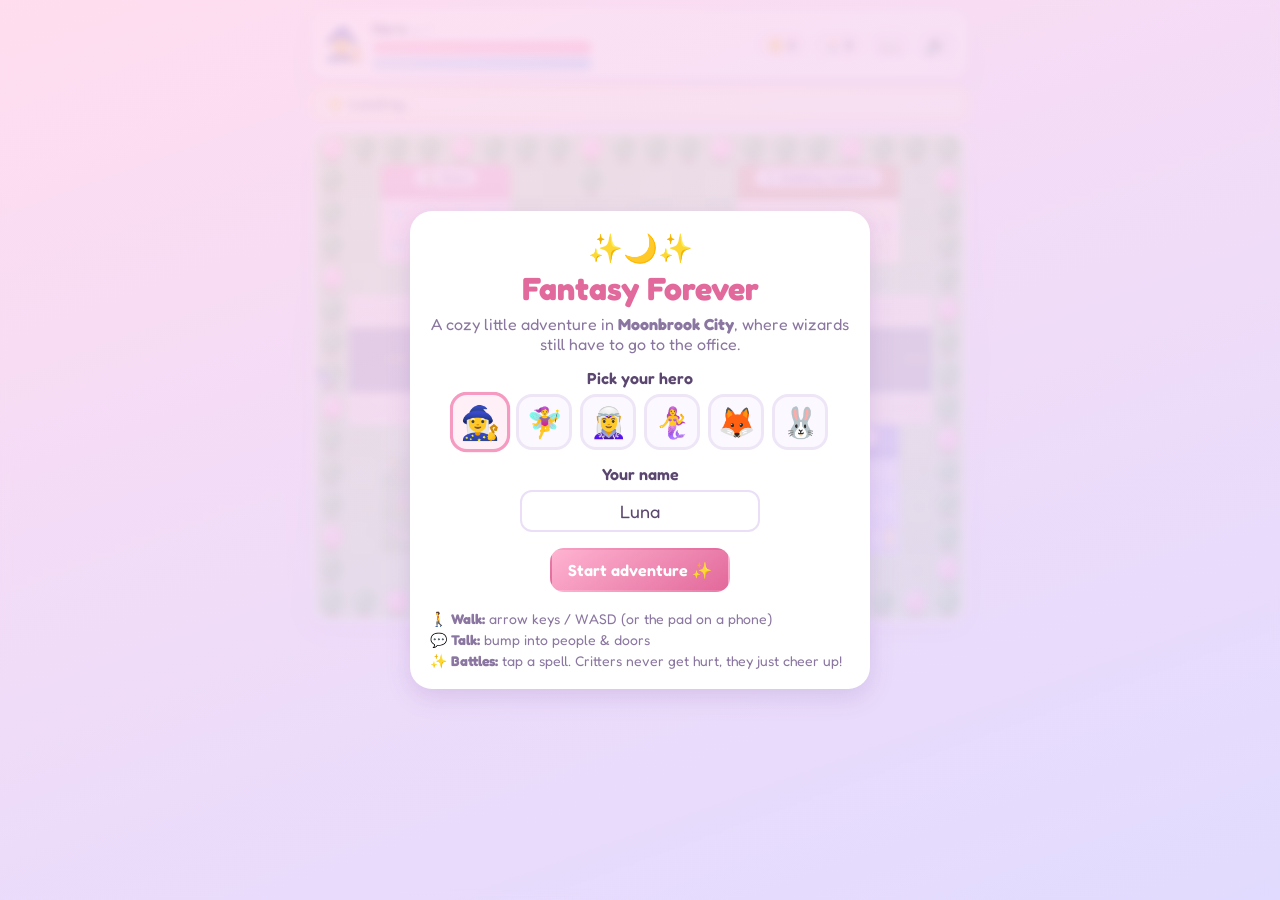
<file: legacy-html/index.html>
<!doctype html>
<html lang="en">
<head>
  <meta charset="utf-8">
  <meta name="viewport" content="width=device-width, initial-scale=1, viewport-fit=cover">
  <title>Fantasy Forever</title>
  <link rel="preconnect" href="https://fonts.googleapis.com">
  <link rel="preconnect" href="https://fonts.gstatic.com" crossorigin>
  <link href="https://fonts.googleapis.com/css2?family=Fredoka:wght@400;500;600;700&display=swap" rel="stylesheet">
  <link rel="stylesheet" href="style.css">
</head>
<body>
  <main id="app">
    <header id="hud">
      <div class="hud-hero">
        <span id="hud-emoji">🧙‍♀️</span>
        <div class="hud-stats">
          <div class="hud-line"><b id="hud-name">Hero</b> <small id="hud-level">Lv 1</small></div>
          <div class="bars">
            <div class="bar hp"><div id="hud-hp"></div><span id="hud-hp-text"></span></div>
            <div class="bar mp"><div id="hud-mp"></div><span id="hud-mp-text"></span></div>
          </div>
        </div>
      </div>
      <div class="hud-right">
        <span class="pill" title="Coins">🪙 <b id="hud-coins">0</b></span>
        <span class="pill" title="Pumpkin Muffins">🧁 <b id="hud-muffins">0</b></span>
        <button id="btn-book" class="icon-btn" title="Friendbook (B)">📖</button>
        <button id="btn-mute" class="icon-btn" title="Sound on/off">🔊</button>
      </div>
    </header>

    <div id="objective">⭐ <span id="obj-text">Loading…</span></div>

    <div id="stage">
      <canvas id="game" aria-label="Game map"></canvas>
      <div id="dialog" class="hidden">
        <div id="dlg-speaker"></div>
        <div id="dlg-text"></div>
        <div id="dlg-choices"></div>
        <div id="dlg-next">▼</div>
      </div>
      <div id="fade"></div>
    </div>

    <div id="controls">
      <div class="dpad">
        <button data-dir="up" class="d-up" aria-label="Up">▲</button>
        <button data-dir="left" class="d-left" aria-label="Left">◀</button>
        <button data-dir="right" class="d-right" aria-label="Right">▶</button>
        <button data-dir="down" class="d-down" aria-label="Down">▼</button>
      </div>
      <button id="btn-a" aria-label="Talk / OK">A</button>
    </div>

    <p id="help">Arrow keys / WASD to walk · Space or Enter to talk &amp; continue · B for Friendbook</p>
  </main>

  <!-- Title screen -->
  <section id="title" class="overlay">
    <div class="card title-card">
      <div class="title-sparkles">✨🌙✨</div>
      <h1>Fantasy Forever</h1>
      <p class="tagline">A cozy little adventure in <b>Moonbrook City</b>, where wizards still have to go to the office.</p>

      <label>Pick your hero</label>
      <div id="hero-pick"></div>

      <label for="name-input">Your name</label>
      <input id="name-input" maxlength="12" autocomplete="off">

      <div class="row">
        <button id="btn-start" class="primary">Start adventure ✨</button>
        <button id="btn-continue">Continue 💾</button>
      </div>

      <ul class="howto">
        <li>🚶 <b>Walk:</b> arrow keys / WASD (or the pad on a phone)</li>
        <li>💬 <b>Talk:</b> bump into people &amp; doors</li>
        <li>✨ <b>Battles:</b> tap a spell. Critters never get hurt, they just cheer up!</li>
      </ul>
    </div>
  </section>

  <!-- Battle screen -->
  <section id="battle" class="overlay hidden">
    <div class="battle-card">
      <div class="b-scene">
        <div class="b-enemy">
          <div class="b-info">
            <b id="b-enemy-name">Critter</b>
            <div class="bar enemy"><div id="b-enemy-hp"></div></div>
          </div>
          <div id="b-enemy-emoji">🌧️</div>
        </div>
        <div class="b-player">
          <div id="b-player-emoji">🧙‍♀️</div>
          <div class="b-info">
            <b id="b-player-name">Hero</b>
            <div class="bar hp"><div id="b-hp"></div><span id="b-hp-text"></span></div>
            <div class="bar mp"><div id="b-mp"></div><span id="b-mp-text"></span></div>
          </div>
        </div>
      </div>
      <div id="b-log">…</div>
      <div id="b-actions"></div>
    </div>
  </section>

  <!-- Friendbook -->
  <section id="book" class="overlay hidden">
    <div class="card">
      <h2>📖 Friendbook</h2>
      <p class="sub" id="book-count"></p>
      <div id="book-grid"></div>
      <button id="btn-book-close" class="primary">Close</button>
    </div>
  </section>

  <!-- Ending -->
  <section id="ending" class="overlay hidden">
    <div id="confetti"></div>
    <div class="card end-card">
      <div class="title-sparkles">🎉⏰💤🎉</div>
      <h1>You saved Monday!</h1>
      <p id="end-text"></p>
      <p id="end-love" class="love"></p>
      <div class="row">
        <button id="btn-keep" class="primary">Keep exploring 🌷</button>
        <button id="btn-new2">New game ✨</button>
      </div>
    </div>
  </section>

  <script src="game.js"></script>
</body>
</html>
</file>
<file: legacy-html/style.css>
:root {
  --ink: #5b4670;
  --ink-soft: #8a76a0;
  --pink: #f59ac0;
  --pink-deep: #e2699b;
  --lav: #b9a7f5;
  --card: #ffffff;
  --hp: #ff7aa2;
  --mp: #7ab8ff;
  --shadow: 0 8px 24px rgba(120, 80, 160, 0.18);
}

* { box-sizing: border-box; }

html, body {
  margin: 0;
  min-height: 100%;
  font-family: 'Fredoka', 'Trebuchet MS', system-ui, sans-serif;
  color: var(--ink);
  background: linear-gradient(160deg, #ffe4f1 0%, #eee6ff 50%, #dff1ff 100%) fixed;
  -webkit-tap-highlight-color: transparent;
}

button {
  font: inherit;
  color: inherit;
  cursor: pointer;
  touch-action: manipulation;
}

.hidden { display: none !important; }

#app {
  max-width: 680px;
  margin: 0 auto;
  padding: 10px 12px 16px;
}

/* ---------- HUD ---------- */
#hud {
  display: flex;
  justify-content: space-between;
  align-items: center;
  gap: 8px;
  background: var(--card);
  border-radius: 16px;
  padding: 8px 12px;
  box-shadow: var(--shadow);
}
.hud-hero { display: flex; align-items: center; gap: 8px; min-width: 0; flex: 1; }
#hud-emoji { font-size: 32px; line-height: 1; }
.hud-stats { flex: 1; min-width: 0; max-width: 220px; }
.hud-line { white-space: nowrap; overflow: hidden; text-overflow: ellipsis; }
.hud-line small { color: var(--ink-soft); }
.bars { display: grid; gap: 3px; margin-top: 3px; }

.bar {
  position: relative;
  height: 13px;
  background: #f1ebf7;
  border-radius: 8px;
  overflow: hidden;
}
.bar > div {
  height: 100%;
  width: 100%;
  border-radius: 8px;
  transition: width 0.35s ease;
}
.bar > span {
  position: absolute;
  inset: 0;
  font-size: 10px;
  line-height: 13px;
  text-align: center;
  font-weight: 600;
  color: #fff;
  text-shadow: 0 1px 2px rgba(80, 40, 90, 0.6);
}
.bar.hp > div { background: linear-gradient(90deg, #ff9dbb, var(--hp)); }
.bar.mp > div { background: linear-gradient(90deg, #a6d4ff, var(--mp)); }
.bar.enemy > div { background: linear-gradient(90deg, #ffd27a, #ffab5c); }

.hud-right { display: flex; align-items: center; gap: 6px; flex-wrap: wrap; justify-content: flex-end; }
.pill {
  background: #fff4fa;
  border: 2px solid #ffd6e8;
  border-radius: 999px;
  padding: 2px 9px;
  font-size: 14px;
  white-space: nowrap;
}
.icon-btn {
  border: 2px solid #e5dcff;
  background: #f7f3ff;
  border-radius: 12px;
  font-size: 18px;
  padding: 2px 7px;
}
.icon-btn:hover { background: #ece4ff; }

#objective {
  margin: 8px 0;
  background: #fffbe6;
  border: 2px dashed #ffd76b;
  border-radius: 12px;
  padding: 6px 12px;
  font-size: 15px;
  font-weight: 500;
}

/* ---------- Stage ---------- */
#stage {
  position: relative;
  border-radius: 18px;
  overflow: hidden;
  box-shadow: var(--shadow);
  border: 4px solid #fff;
  background: #aee39f;
}
#game {
  display: block;
  width: 100%;
  aspect-ratio: 4 / 3;
}
#stage.flash::after {
  content: '';
  position: absolute;
  inset: 0;
  background: #fff;
  animation: flash 0.5s ease;
  pointer-events: none;
}
@keyframes flash {
  0%, 40% { opacity: 0; }
  20%, 60% { opacity: 0.9; }
  100% { opacity: 0; }
}

#fade {
  position: absolute;
  inset: 0;
  background: #fff6fb;
  opacity: 0;
  pointer-events: none;
  transition: opacity 0.25s ease;
}
#fade.on { opacity: 1; }

/* ---------- Dialog ---------- */
#dialog {
  position: absolute;
  left: 8px;
  right: 8px;
  bottom: 8px;
  max-height: calc(100% - 16px);
  overflow-y: auto;
  background: rgba(255, 255, 255, 0.97);
  border: 3px solid var(--pink);
  border-radius: 16px;
  padding: 10px 14px 12px;
  font-size: clamp(14px, 2.7vw, 17px);
  line-height: 1.4;
  box-shadow: 0 6px 18px rgba(120, 60, 120, 0.25);
  cursor: pointer;
  animation: pop-in 0.18s ease;
}
@keyframes pop-in { from { transform: translateY(8px); opacity: 0; } }
#dlg-speaker {
  display: inline-block;
  background: var(--pink);
  color: #fff;
  font-weight: 600;
  border-radius: 999px;
  padding: 1px 12px;
  margin-bottom: 4px;
  font-size: 0.9em;
}
#dlg-text { min-height: 2.8em; white-space: pre-wrap; }
#dlg-next {
  position: absolute;
  right: 12px;
  bottom: 6px;
  color: var(--pink-deep);
  animation: bounce 0.8s infinite alternate;
  font-size: 12px;
}
@keyframes bounce { to { transform: translateY(3px); } }
#dlg-choices { display: grid; gap: 6px; margin-top: 8px; }
#dlg-choices button {
  text-align: left;
  border: 2px solid #eadff7;
  background: #fbf8ff;
  border-radius: 10px;
  padding: 6px 10px;
}
#dlg-choices button.sel,
#dlg-choices button:hover {
  border-color: var(--pink);
  background: #fff0f7;
}
#dlg-choices button.sel::before { content: '▶ '; color: var(--pink-deep); }

/* ---------- Touch controls ---------- */
#controls {
  display: none;
  justify-content: space-between;
  align-items: center;
  margin-top: 12px;
  padding: 0 12px;
  user-select: none;
  -webkit-user-select: none;
}
@media (hover: none), (pointer: coarse) {
  #controls { display: flex; }
  #help { display: none; }
}
.dpad {
  display: grid;
  grid-template-columns: repeat(3, 54px);
  grid-template-rows: repeat(3, 54px);
  gap: 4px;
}
.dpad button, #btn-a {
  border: none;
  background: #fff;
  box-shadow: var(--shadow);
  border-radius: 14px;
  font-size: 20px;
  color: var(--pink-deep);
  touch-action: none;
}
.dpad button:active, #btn-a:active { transform: scale(0.94); background: #fff0f7; }
.d-up { grid-column: 2; grid-row: 1; }
.d-left { grid-column: 1; grid-row: 2; }
.d-right { grid-column: 3; grid-row: 2; }
.d-down { grid-column: 2; grid-row: 3; }
#btn-a {
  width: 82px;
  height: 82px;
  border-radius: 50%;
  font-size: 28px;
  font-weight: 700;
  background: linear-gradient(145deg, #ffb3d1, var(--pink-deep));
  color: #fff;
}

#help {
  text-align: center;
  color: var(--ink-soft);
  font-size: 13px;
  margin: 10px 0 0;
}

/* ---------- Overlays ---------- */
.overlay {
  position: fixed;
  inset: 0;
  z-index: 10;
  display: flex;
  align-items: center;
  justify-content: center;
  padding: 16px;
  background: rgba(250, 230, 245, 0.75);
  backdrop-filter: blur(4px);
  overflow-y: auto;
}
.card {
  background: var(--card);
  border-radius: 22px;
  padding: 20px;
  width: 100%;
  max-width: 460px;
  box-shadow: var(--shadow);
  text-align: center;
  margin: auto;
}
.card h1 { margin: 4px 0 6px; font-size: 32px; color: var(--pink-deep); }
.card h2 { margin: 0 0 4px; }
.card label { display: block; font-weight: 600; margin: 14px 0 6px; }
.sub { color: var(--ink-soft); margin: 0 0 12px; }
.row { display: flex; gap: 8px; justify-content: center; flex-wrap: wrap; margin-top: 16px; }
.row button, #btn-book-close {
  border: 2px solid #eadff7;
  background: #faf7ff;
  border-radius: 14px;
  padding: 10px 16px;
  font-weight: 600;
}
button.primary {
  background: linear-gradient(145deg, #ffb3d1, var(--pink-deep));
  border-color: transparent;
  color: #fff;
}
button:disabled { opacity: 0.45; cursor: not-allowed; }

#title { background: linear-gradient(160deg, rgba(255, 220, 238, 0.85), rgba(225, 215, 255, 0.85)); }
.title-sparkles { font-size: 28px; animation: bounce 1.2s infinite alternate; }
.tagline { color: var(--ink-soft); margin: 0; }
#hero-pick { display: flex; flex-wrap: wrap; gap: 8px; justify-content: center; }
#hero-pick button {
  font-size: 30px;
  width: 56px;
  height: 56px;
  border-radius: 16px;
  border: 3px solid #eee6f7;
  background: #fbf8ff;
  padding: 0;
}
#hero-pick button.sel { border-color: var(--pink); background: #fff0f7; transform: scale(1.08); }
#name-input {
  font: inherit;
  font-size: 18px;
  text-align: center;
  padding: 8px 12px;
  border-radius: 12px;
  border: 2px solid #eadff7;
  width: 100%;
  max-width: 240px;
  color: var(--ink);
}
#name-input:focus { outline: none; border-color: var(--pink); }
.howto { text-align: left; font-size: 14px; color: var(--ink-soft); padding-left: 0; list-style: none; margin: 18px 0 0; display: grid; gap: 4px; }

/* ---------- Battle ---------- */
.battle-card {
  width: 100%;
  max-width: 560px;
  background: var(--card);
  border-radius: 22px;
  overflow: hidden;
  box-shadow: var(--shadow);
  margin: auto;
}
.b-scene {
  position: relative;
  height: 250px;
  background: linear-gradient(#bfe6ff 0%, #e4f5ff 55%, #b5e8a6 55%, #9ad88b 100%);
}
#battle.office .b-scene { background: linear-gradient(#e6dcff 0%, #f3eeff 55%, #bcd8f5 55%, #a6c9ee 100%); }
#battle.boss .b-scene { background: linear-gradient(#ffc2d6 0%, #ffe3c2 55%, #d6c2f5 55%, #bba6ea 100%); }

.b-enemy { position: absolute; right: 18px; top: 12px; text-align: right; }
.b-player { position: absolute; left: 18px; bottom: 12px; display: flex; align-items: flex-end; gap: 10px; }
.b-info {
  background: rgba(255, 255, 255, 0.92);
  border-radius: 12px;
  padding: 6px 10px;
  min-width: 150px;
  display: grid;
  gap: 4px;
  text-align: left;
  box-shadow: 0 3px 8px rgba(100, 60, 140, 0.15);
}
#b-enemy-emoji {
  font-size: 84px;
  line-height: 1.1;
  margin-top: 6px;
  margin-right: 20px;
  display: inline-block;
  animation: idle 1.4s ease-in-out infinite alternate;
  filter: drop-shadow(0 8px 4px rgba(60, 40, 80, 0.2));
}
#battle.boss #b-enemy-emoji { font-size: 104px; filter: drop-shadow(0 0 12px rgba(255, 80, 140, 0.5)); }
#b-player-emoji { font-size: 64px; line-height: 1; animation: idle 1.6s ease-in-out infinite alternate-reverse; }
@keyframes idle { to { transform: translateY(-6px); } }

.shake { animation: shake 0.35s ease !important; }
@keyframes shake {
  0%, 100% { transform: translateX(0); }
  25% { transform: translateX(-8px) rotate(-4deg); }
  75% { transform: translateX(8px) rotate(4deg); }
}
.calmed { animation: calmed 1.2s ease forwards !important; }
@keyframes calmed {
  30% { transform: scale(1.2) rotate(-8deg); }
  100% { transform: scale(0.2) translateY(-60px); opacity: 0; }
}

.pop {
  position: absolute;
  font-weight: 700;
  font-size: 26px;
  pointer-events: none;
  animation: pop-up 1s ease forwards;
  text-shadow: 0 2px 0 #fff, 0 0 6px #fff;
}
.b-enemy .pop { right: 60px; top: 70px; color: #ff6a95; }
.b-player .pop { left: 20px; top: -30px; color: #ff6a95; }
.pop.heal { color: #3cc27a; }
.pop.mp { color: #4f8ff0; }
@keyframes pop-up { from { transform: translateY(0); opacity: 1; } to { transform: translateY(-40px); opacity: 0; } }

#b-log {
  padding: 12px 16px;
  min-height: 64px;
  font-size: 16px;
  border-top: 3px solid #ffe0ee;
  border-bottom: 3px solid #ffe0ee;
  background: #fffafd;
  cursor: pointer;
}
#b-actions {
  display: grid;
  grid-template-columns: 1fr 1fr;
  gap: 8px;
  padding: 12px;
}
#b-actions .act {
  border: 2px solid #eadff7;
  background: #fbf8ff;
  border-radius: 12px;
  padding: 10px 8px;
  text-align: left;
  font-size: 15px;
  display: flex;
  align-items: center;
  gap: 6px;
}
#b-actions .act small { margin-left: auto; color: var(--ink-soft); }
#b-actions .act .k {
  display: inline-grid;
  place-items: center;
  width: 18px;
  height: 18px;
  font-size: 11px;
  border-radius: 6px;
  background: #efe7fb;
  color: var(--ink-soft);
}
#b-actions .act:last-child { grid-column: span 2; }
#b-actions .act.sel:not(:disabled), #b-actions .act:hover:not(:disabled) { border-color: var(--pink); background: #fff0f7; }
#b-actions.waiting .act { opacity: 0.5; }

/* ---------- Friendbook ---------- */
#book-grid {
  display: grid;
  grid-template-columns: repeat(auto-fill, minmax(96px, 1fr));
  gap: 8px;
  margin-bottom: 16px;
}
.friend { background: #fff4fa; border-radius: 14px; padding: 8px 4px; font-size: 13px; }
.friend .fe { font-size: 34px; }
.friend .fc { color: var(--ink-soft); font-size: 12px; }
.friend.unknown { background: #f4f1f8; color: #aaa; }

/* ---------- Ending ---------- */
#end-text { line-height: 1.5; }
.love {
  background: #fff0f7;
  border: 2px dashed var(--pink);
  border-radius: 14px;
  padding: 12px;
  font-size: 17px;
  font-weight: 500;
  white-space: pre-wrap;
}
#confetti { position: fixed; inset: 0; pointer-events: none; overflow: hidden; }
#confetti span {
  position: absolute;
  top: -40px;
  font-size: 22px;
  animation: fall linear forwards;
}
@keyframes fall { to { transform: translateY(110vh) rotate(540deg); } }

@media (max-width: 420px) {
  .b-scene { height: 220px; }
  #b-enemy-emoji { font-size: 68px; }
  #battle.boss #b-enemy-emoji { font-size: 84px; }
  #b-player-emoji { font-size: 48px; }
  .b-info { min-width: 128px; }
  #b-actions .act { font-size: 14px; }
  .hud-right { gap: 4px; }
  .pill { padding: 1px 6px; font-size: 13px; }
}
</file>
